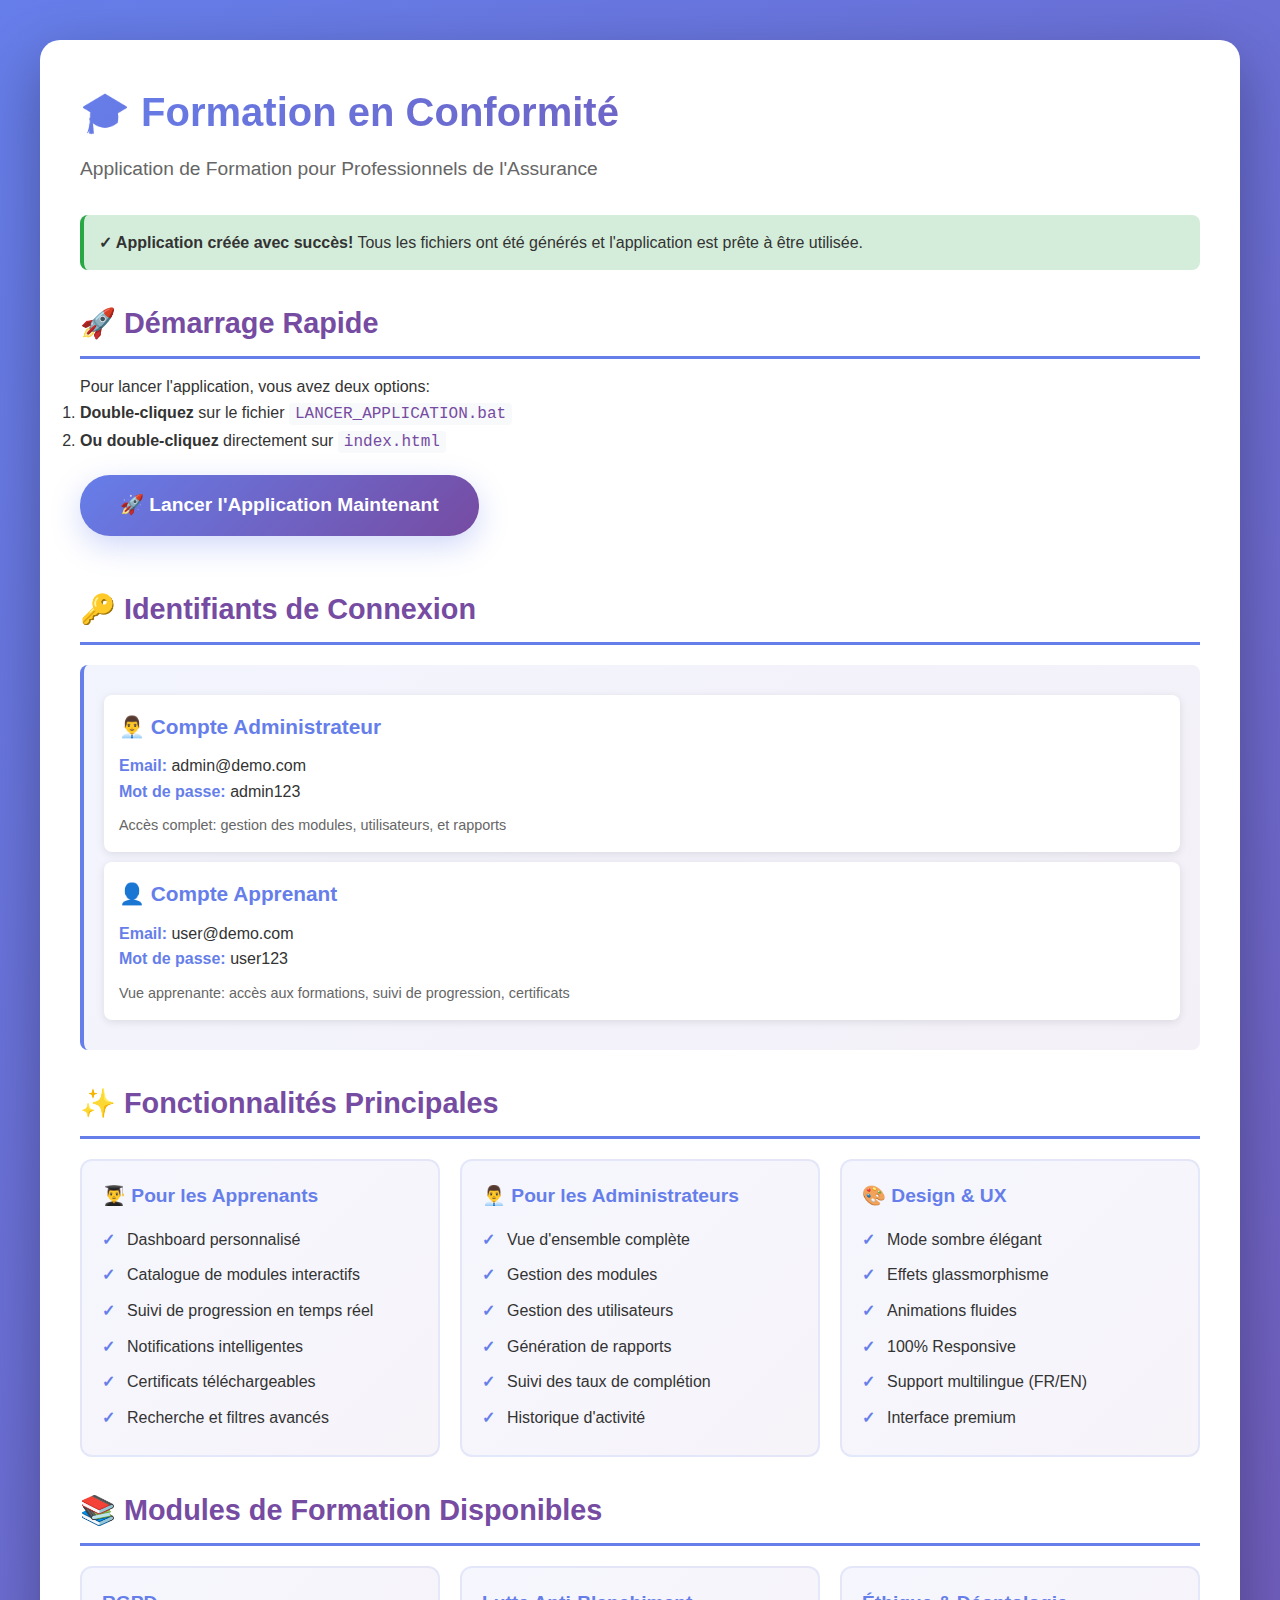
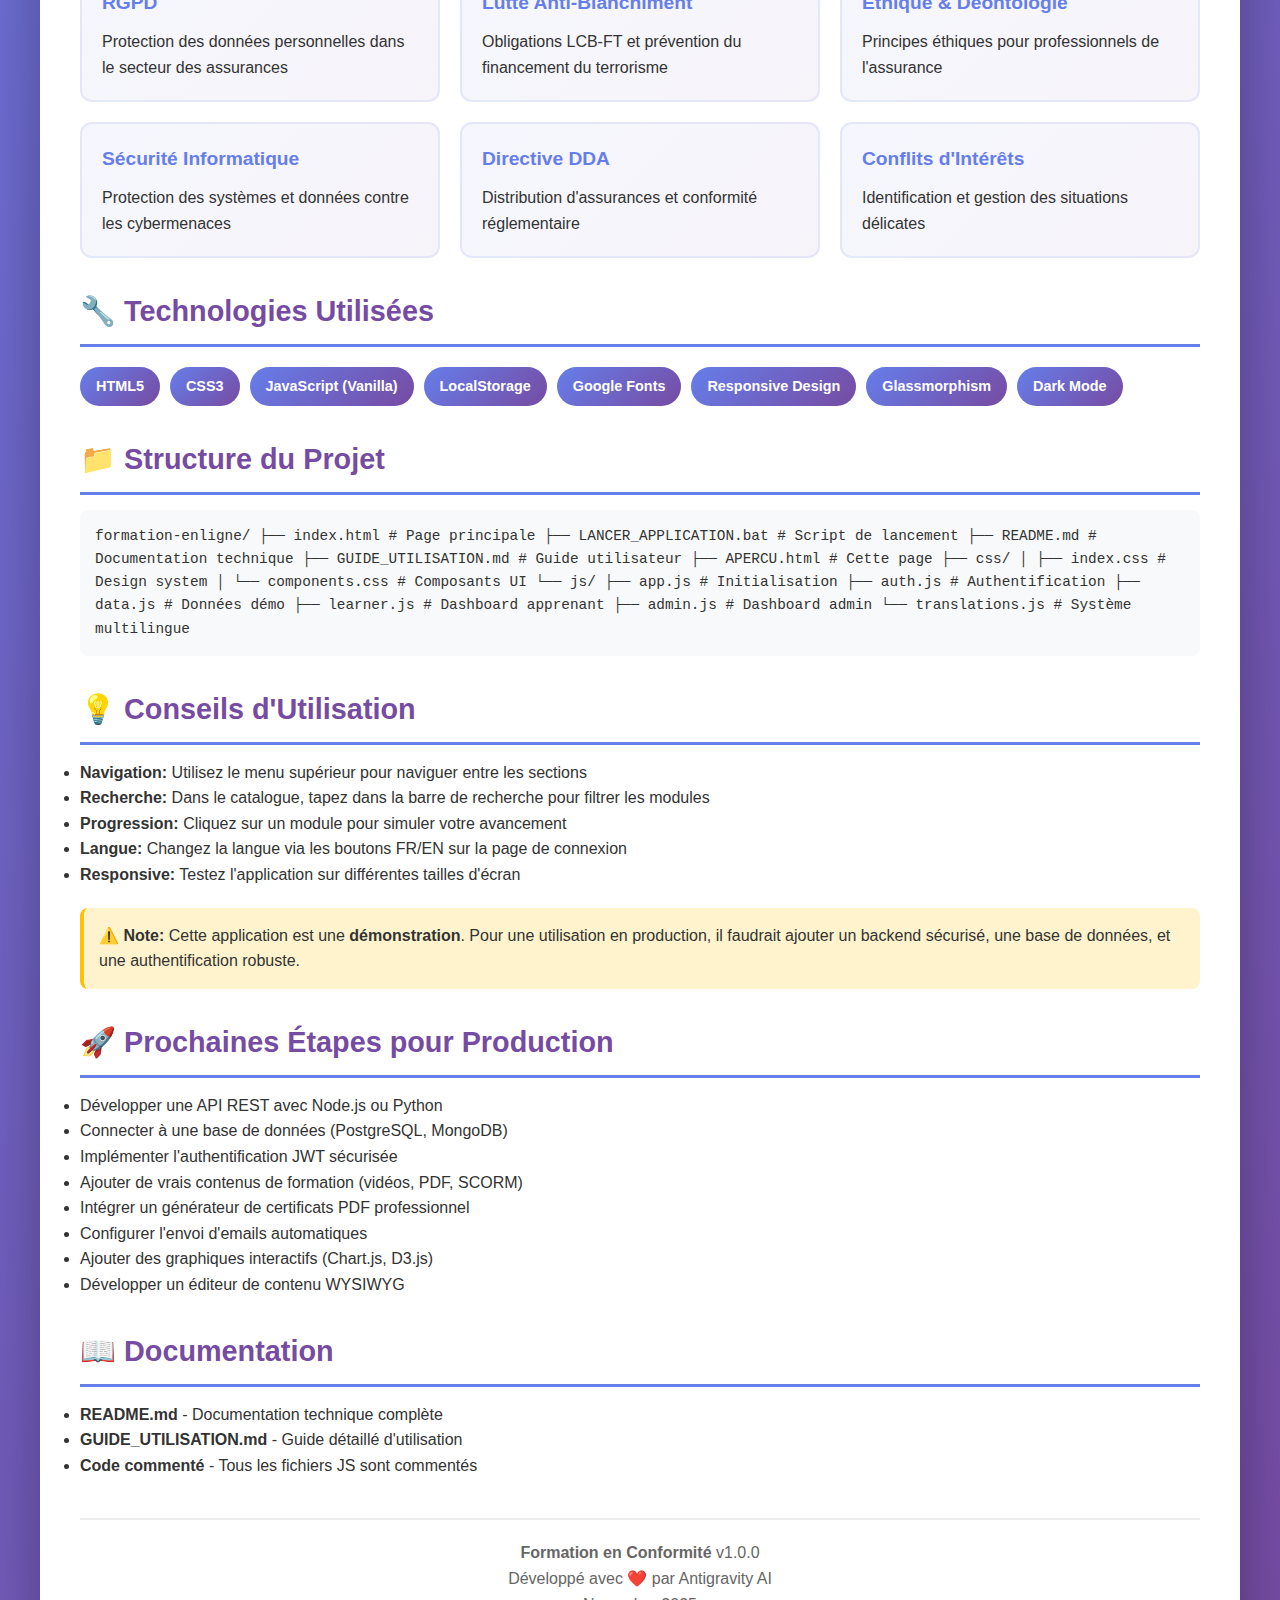
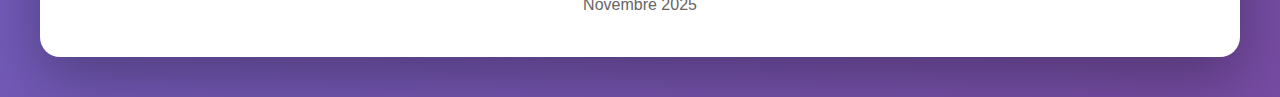
<file: APERCU.html>
<!DOCTYPE html>
<html lang="fr">

<head>
    <meta charset="UTF-8">
    <meta name="viewport" content="width=device-width, initial-scale=1.0">
    <title>Formation en Conformité - Documentation</title>
    <style>
        * {
            margin: 0;
            padding: 0;
            box-sizing: border-box;
        }

        body {
            font-family: -apple-system, BlinkMacSystemFont, 'Segoe UI', Roboto, Oxygen, Ubuntu, Cantarell, sans-serif;
            line-height: 1.6;
            color: #333;
            background: linear-gradient(135deg, #667eea 0%, #764ba2 100%);
            min-height: 100vh;
            padding: 40px 20px;
        }

        .container {
            max-width: 1200px;
            margin: 0 auto;
            background: white;
            border-radius: 20px;
            padding: 40px;
            box-shadow: 0 20px 60px rgba(0, 0, 0, 0.3);
        }

        h1 {
            color: #667eea;
            font-size: 2.5em;
            margin-bottom: 10px;
            background: linear-gradient(135deg, #667eea 0%, #764ba2 100%);
            -webkit-background-clip: text;
            -webkit-text-fill-color: transparent;
        }

        h2 {
            color: #764ba2;
            font-size: 1.8em;
            margin-top: 30px;
            margin-bottom: 15px;
            padding-bottom: 10px;
            border-bottom: 3px solid #667eea;
        }

        h3 {
            color: #667eea;
            font-size: 1.3em;
            margin-top: 20px;
            margin-bottom: 10px;
        }

        .subtitle {
            color: #666;
            font-size: 1.2em;
            margin-bottom: 30px;
        }

        .credentials {
            background: linear-gradient(135deg, #667eea15 0%, #764ba215 100%);
            border-left: 4px solid #667eea;
            padding: 20px;
            margin: 20px 0;
            border-radius: 8px;
        }

        .credentials h3 {
            margin-top: 0;
        }

        .credential-item {
            background: white;
            padding: 15px;
            margin: 10px 0;
            border-radius: 8px;
            box-shadow: 0 2px 8px rgba(0, 0, 0, 0.1);
        }

        .credential-item strong {
            color: #667eea;
        }

        .features {
            display: grid;
            grid-template-columns: repeat(auto-fit, minmax(300px, 1fr));
            gap: 20px;
            margin: 20px 0;
        }

        .feature-card {
            background: linear-gradient(135deg, #667eea10 0%, #764ba210 100%);
            padding: 20px;
            border-radius: 12px;
            border: 2px solid #667eea20;
            transition: transform 0.3s ease;
        }

        .feature-card:hover {
            transform: translateY(-5px);
            box-shadow: 0 10px 25px rgba(102, 126, 234, 0.2);
        }

        .feature-card h4 {
            color: #667eea;
            font-size: 1.2em;
            margin-bottom: 10px;
        }

        .feature-card ul {
            list-style: none;
            padding-left: 0;
        }

        .feature-card li {
            padding: 5px 0;
            padding-left: 25px;
            position: relative;
        }

        .feature-card li:before {
            content: "✓";
            position: absolute;
            left: 0;
            color: #667eea;
            font-weight: bold;
        }

        .tech-stack {
            display: flex;
            flex-wrap: wrap;
            gap: 10px;
            margin: 20px 0;
        }

        .tech-badge {
            background: linear-gradient(135deg, #667eea 0%, #764ba2 100%);
            color: white;
            padding: 8px 16px;
            border-radius: 20px;
            font-size: 0.9em;
            font-weight: 600;
        }

        .launch-button {
            display: inline-block;
            background: linear-gradient(135deg, #667eea 0%, #764ba2 100%);
            color: white;
            padding: 15px 40px;
            border-radius: 30px;
            text-decoration: none;
            font-size: 1.2em;
            font-weight: 600;
            margin: 20px 0;
            transition: transform 0.3s ease, box-shadow 0.3s ease;
            box-shadow: 0 10px 30px rgba(102, 126, 234, 0.3);
        }

        .launch-button:hover {
            transform: translateY(-3px);
            box-shadow: 0 15px 40px rgba(102, 126, 234, 0.5);
        }

        .file-structure {
            background: #f8f9fa;
            padding: 15px;
            border-radius: 8px;
            font-family: 'Courier New', monospace;
            font-size: 0.9em;
            overflow-x: auto;
        }

        .warning {
            background: #fff3cd;
            border-left: 4px solid #ffc107;
            padding: 15px;
            margin: 20px 0;
            border-radius: 8px;
        }

        .success {
            background: #d4edda;
            border-left: 4px solid #28a745;
            padding: 15px;
            margin: 20px 0;
            border-radius: 8px;
        }

        code {
            background: #f8f9fa;
            padding: 2px 6px;
            border-radius: 4px;
            font-family: 'Courier New', monospace;
            color: #764ba2;
        }

        .footer {
            margin-top: 40px;
            padding-top: 20px;
            border-top: 2px solid #eee;
            text-align: center;
            color: #666;
        }
    </style>
</head>

<body>
    <div class="container">
        <h1>🎓 Formation en Conformité</h1>
        <p class="subtitle">Application de Formation pour Professionnels de l'Assurance</p>

        <div class="success">
            <strong>✓ Application créée avec succès!</strong> Tous les fichiers ont été générés et l'application est
            prête à être utilisée.
        </div>

        <h2>🚀 Démarrage Rapide</h2>
        <p>Pour lancer l'application, vous avez deux options:</p>
        <ol>
            <li><strong>Double-cliquez</strong> sur le fichier <code>LANCER_APPLICATION.bat</code></li>
            <li><strong>Ou double-cliquez</strong> directement sur <code>index.html</code></li>
        </ol>

        <a href="index.html" class="launch-button">🚀 Lancer l'Application Maintenant</a>

        <h2>🔑 Identifiants de Connexion</h2>
        <div class="credentials">
            <div class="credential-item">
                <h3>👨‍💼 Compte Administrateur</h3>
                <p><strong>Email:</strong> admin@demo.com</p>
                <p><strong>Mot de passe:</strong> admin123</p>
                <p style="color: #666; font-size: 0.9em; margin-top: 10px;">
                    Accès complet: gestion des modules, utilisateurs, et rapports
                </p>
            </div>

            <div class="credential-item">
                <h3>👤 Compte Apprenant</h3>
                <p><strong>Email:</strong> user@demo.com</p>
                <p><strong>Mot de passe:</strong> user123</p>
                <p style="color: #666; font-size: 0.9em; margin-top: 10px;">
                    Vue apprenante: accès aux formations, suivi de progression, certificats
                </p>
            </div>
        </div>

        <h2>✨ Fonctionnalités Principales</h2>
        <div class="features">
            <div class="feature-card">
                <h4>👨‍🎓 Pour les Apprenants</h4>
                <ul>
                    <li>Dashboard personnalisé</li>
                    <li>Catalogue de modules interactifs</li>
                    <li>Suivi de progression en temps réel</li>
                    <li>Notifications intelligentes</li>
                    <li>Certificats téléchargeables</li>
                    <li>Recherche et filtres avancés</li>
                </ul>
            </div>

            <div class="feature-card">
                <h4>👨‍💼 Pour les Administrateurs</h4>
                <ul>
                    <li>Vue d'ensemble complète</li>
                    <li>Gestion des modules</li>
                    <li>Gestion des utilisateurs</li>
                    <li>Génération de rapports</li>
                    <li>Suivi des taux de complétion</li>
                    <li>Historique d'activité</li>
                </ul>
            </div>

            <div class="feature-card">
                <h4>🎨 Design & UX</h4>
                <ul>
                    <li>Mode sombre élégant</li>
                    <li>Effets glassmorphisme</li>
                    <li>Animations fluides</li>
                    <li>100% Responsive</li>
                    <li>Support multilingue (FR/EN)</li>
                    <li>Interface premium</li>
                </ul>
            </div>
        </div>

        <h2>📚 Modules de Formation Disponibles</h2>
        <div class="features">
            <div class="feature-card">
                <h4>RGPD</h4>
                <p>Protection des données personnelles dans le secteur des assurances</p>
            </div>

            <div class="feature-card">
                <h4>Lutte Anti-Blanchiment</h4>
                <p>Obligations LCB-FT et prévention du financement du terrorisme</p>
            </div>

            <div class="feature-card">
                <h4>Éthique & Déontologie</h4>
                <p>Principes éthiques pour professionnels de l'assurance</p>
            </div>

            <div class="feature-card">
                <h4>Sécurité Informatique</h4>
                <p>Protection des systèmes et données contre les cybermenaces</p>
            </div>

            <div class="feature-card">
                <h4>Directive DDA</h4>
                <p>Distribution d'assurances et conformité réglementaire</p>
            </div>

            <div class="feature-card">
                <h4>Conflits d'Intérêts</h4>
                <p>Identification et gestion des situations délicates</p>
            </div>
        </div>

        <h2>🔧 Technologies Utilisées</h2>
        <div class="tech-stack">
            <span class="tech-badge">HTML5</span>
            <span class="tech-badge">CSS3</span>
            <span class="tech-badge">JavaScript (Vanilla)</span>
            <span class="tech-badge">LocalStorage</span>
            <span class="tech-badge">Google Fonts</span>
            <span class="tech-badge">Responsive Design</span>
            <span class="tech-badge">Glassmorphism</span>
            <span class="tech-badge">Dark Mode</span>
        </div>

        <h2>📁 Structure du Projet</h2>
        <div class="file-structure">
            formation-enligne/
            ├── index.html # Page principale
            ├── LANCER_APPLICATION.bat # Script de lancement
            ├── README.md # Documentation technique
            ├── GUIDE_UTILISATION.md # Guide utilisateur
            ├── APERCU.html # Cette page
            ├── css/
            │ ├── index.css # Design system
            │ └── components.css # Composants UI
            └── js/
            ├── app.js # Initialisation
            ├── auth.js # Authentification
            ├── data.js # Données démo
            ├── learner.js # Dashboard apprenant
            ├── admin.js # Dashboard admin
            └── translations.js # Système multilingue
        </div>

        <h2>💡 Conseils d'Utilisation</h2>
        <ul>
            <li><strong>Navigation:</strong> Utilisez le menu supérieur pour naviguer entre les sections</li>
            <li><strong>Recherche:</strong> Dans le catalogue, tapez dans la barre de recherche pour filtrer les modules
            </li>
            <li><strong>Progression:</strong> Cliquez sur un module pour simuler votre avancement</li>
            <li><strong>Langue:</strong> Changez la langue via les boutons FR/EN sur la page de connexion</li>
            <li><strong>Responsive:</strong> Testez l'application sur différentes tailles d'écran</li>
        </ul>

        <div class="warning">
            <strong>⚠️ Note:</strong> Cette application est une <strong>démonstration</strong>. Pour une utilisation en
            production,
            il faudrait ajouter un backend sécurisé, une base de données, et une authentification robuste.
        </div>

        <h2>🚀 Prochaines Étapes pour Production</h2>
        <ul>
            <li>Développer une API REST avec Node.js ou Python</li>
            <li>Connecter à une base de données (PostgreSQL, MongoDB)</li>
            <li>Implémenter l'authentification JWT sécurisée</li>
            <li>Ajouter de vrais contenus de formation (vidéos, PDF, SCORM)</li>
            <li>Intégrer un générateur de certificats PDF professionnel</li>
            <li>Configurer l'envoi d'emails automatiques</li>
            <li>Ajouter des graphiques interactifs (Chart.js, D3.js)</li>
            <li>Développer un éditeur de contenu WYSIWYG</li>
        </ul>

        <h2>📖 Documentation</h2>
        <ul>
            <li><strong>README.md</strong> - Documentation technique complète</li>
            <li><strong>GUIDE_UTILISATION.md</strong> - Guide détaillé d'utilisation</li>
            <li><strong>Code commenté</strong> - Tous les fichiers JS sont commentés</li>
        </ul>

        <div class="footer">
            <p><strong>Formation en Conformité</strong> v1.0.0</p>
            <p>Développé avec ❤️ par Antigravity AI</p>
            <p>Novembre 2025</p>
        </div>
    </div>
</body>

</html>
</file>
